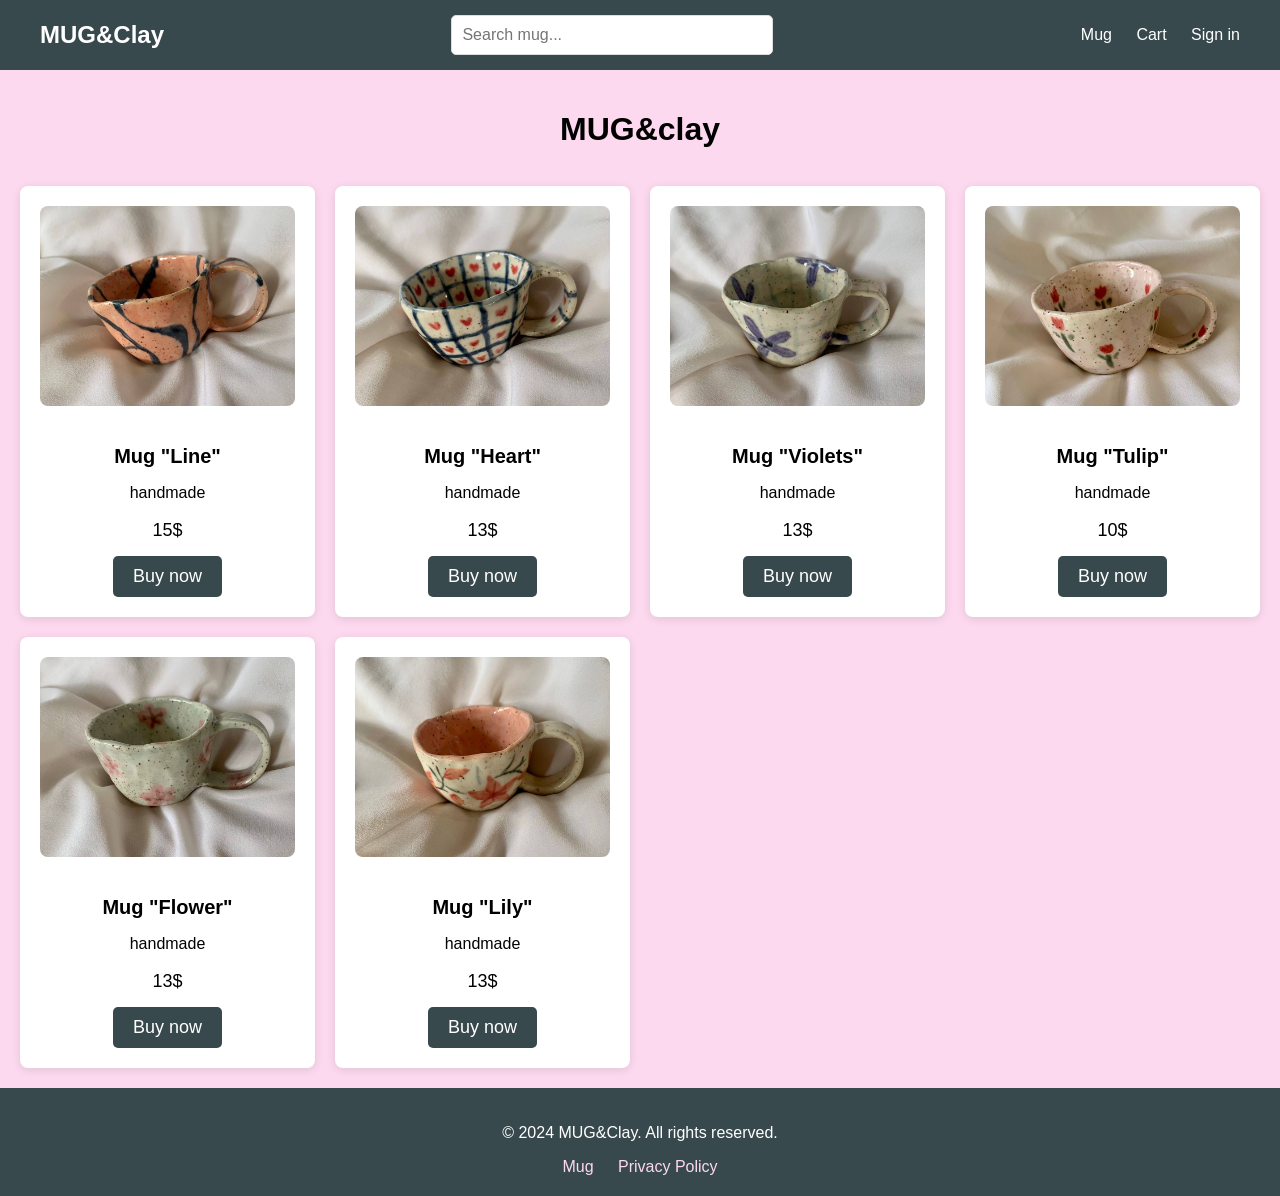
<file: catalog.html>
<!DOCTYPE html>
<html lang="ru">

<head>
    <meta charset="UTF-8">
    <meta name="viewport" content="width=device-width, initial-scale=1.0">
    <meta http-equiv="X-UA-Compatible" content="ie=edge">
    <title>Mug</title>
    <link rel="stylesheet" href="style_c.css">
</head>

<body>
    <!-- Нав -->
    <header class="navbar">
        <div class="navbar-container">
            <div class="navbar-left">
                <a href="index.html" class="logo">MUG&Clay</a>
            </div>
            <div class="navbar-center">
                <input type="text" class="search-bar" placeholder="Search mug...">
            </div>
            <div class="navbar-right">
                <a href="catalog.html" class="navbar-link">Mug</a>
                <a href="#" class="navbar-link">Cart</a>
                <a href="#" class="navbar-link">Sign in</a>
            </div>
        </div>
    </header>


    <div class="container">
        <div class="catalog">

            <h1>MUG&clay</h1>
            <br>
            <div class="product-list">
                <!-- 1 -->
                <div class="product-item">
                    <img src="line.jpg" alt="mug" class="product-image">
                    <div class="product-info">
                        <h3 class="product-title">Mug "Line"</h3>
                        <p class="product-author">handmade</p>
                        <p class="product-price">15$</p>
                        <button class="buy-btn">Buy now</button>
                    </div>
                </div>

                <!--- 2 -->
                <div class="product-item">
                    <img src="heart.jpg" alt="mug" class="product-image">
                    <div class="product-info">
                        <h3 class="product-title">Mug "Heart"</h3>
                        <p class="product-author">handmade</p>
                        <p class="product-price">13$</p>
                        <button class="buy-btn">Buy now</button>
                    </div>
                </div>

                <!-- 3 -->
                <div class="product-item">
                    <img src="violets.jpg" alt="mug" class="product-image">
                    <div class="product-info">
                        <h3 class="product-title">Mug "Violets"</h3>
                        <p class="product-author">handmade</p>
                        <p class="product-price">13$</p>
                        <button class="buy-btn">Buy now</button>
                    </div>
                </div>

                <!--  4 -->
                <div class="product-item">
                    <img src="tulip.jpg" alt="mug" class="product-image">
                    <div class="product-info">
                        <h3 class="product-title">Mug "Tulip"</h3>
                        <p class="product-author">handmade</p>
                        <p class="product-price">10$</p>
                        <button class="buy-btn">Buy now</button>
                    </div>
                </div>
                <!-- Книга 5 -->
                <div class="product-item">
                    <img src="flower.jpg" alt="mug" class="product-image">
                    <div class="product-info">
                        <h3 class="product-title">Mug "Flower"</h3>
                        <p class="product-author">handmade</p>
                        <p class="product-price">13$</p>
                        <button class="buy-btn">Buy now</button>
                    </div>
                </div>
                <!-- Книга 6 -->
                <div class="product-item">
                    <img src="lily.jpg" alt="mug" class="product-image">
                    <div class="product-info">
                        <h3 class="product-title">Mug "Lily"</h3>
                        <p class="product-author">handmade</p>
                        <p class="product-price">13$</p>
                        <button class="buy-btn">Buy now</button>
                    </div>
                </div>
            </div>
        </div>
    </div>
    <footer class="footer">
        <div class="footer-content">
            <p>&copy; 2024 MUG&Clay. All rights reserved.</p>
            <a href="catalog.html" class="footer-link">Mug</a>
            <a href="privacy-policy.html" class="footer-link">Privacy Policy</a>
        </div>
    </footer>
</body>

</html>
</file>
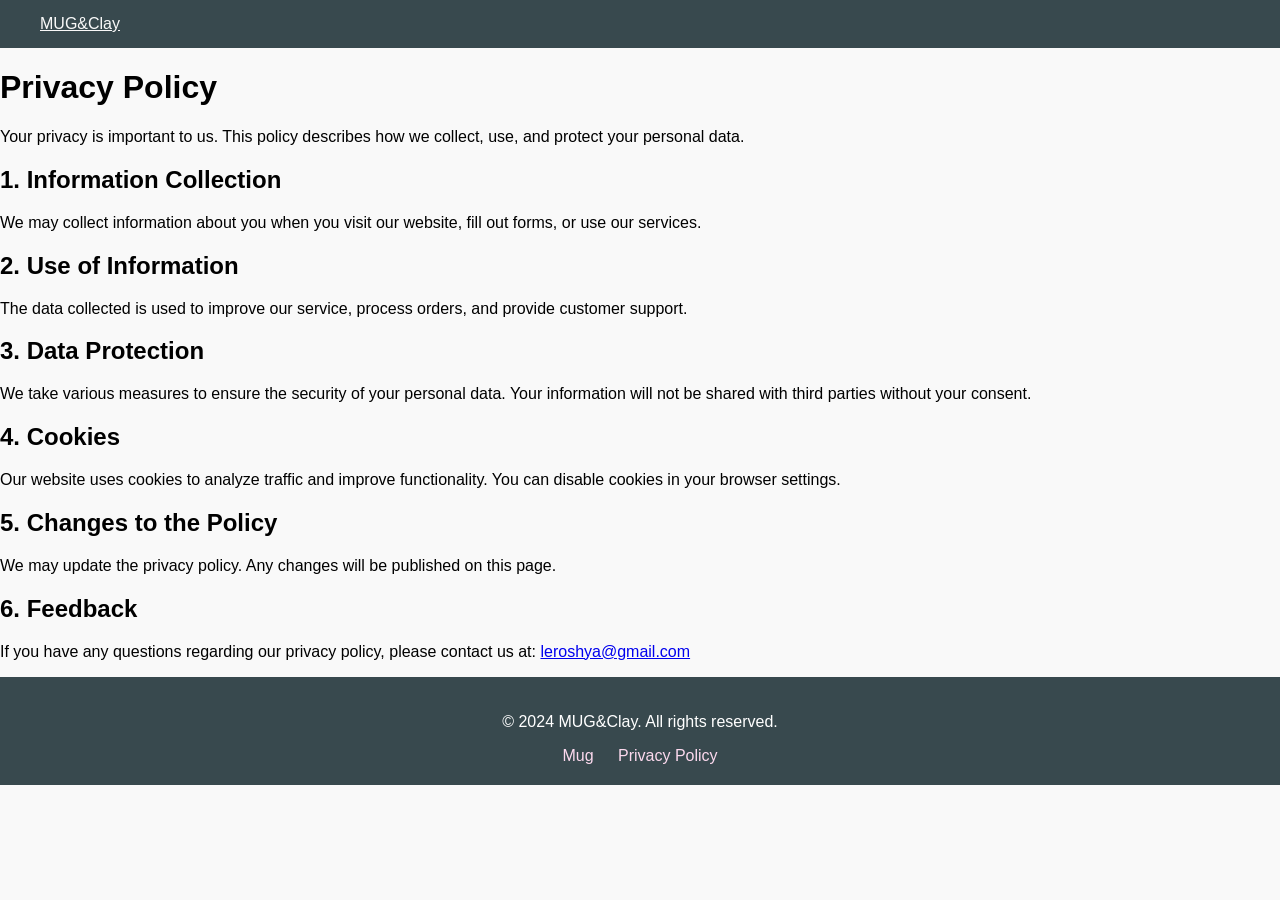
<file: privacy-policy.html>
<!DOCTYPE html>
<html lang="en">

<head>
    <meta charset="UTF-8">
    <meta name="viewport" content="width=device-width, initial-scale=1.0">
    <title>Privacy Policy</title>
    <link rel="stylesheet" href="style_c.css">
</head>

<body>
    <header class="navbar">
        <div class="navbar-container">
            <a href="index.html" class="logo">MUG&Clay</a>
        </div>
    </header>

    <div class="container">
        <h1>Privacy Policy</h1>
        <p>Your privacy is important to us. This policy describes how we collect, use, and protect your personal data.
        </p>

        <h2>1. Information Collection</h2>
        <p>We may collect information about you when you visit our website, fill out forms, or use our services.</p>

        <h2>2. Use of Information</h2>
        <p>The data collected is used to improve our service, process orders, and provide customer support.</p>

        <h2>3. Data Protection</h2>
        <p>We take various measures to ensure the security of your personal data. Your information will not be shared
            with third parties without your consent.</p>

        <h2>4. Cookies</h2>
        <p>Our website uses cookies to analyze traffic and improve functionality. You can disable cookies in your
            browser settings.</p>

        <h2>5. Changes to the Policy</h2>
        <p>We may update the privacy policy. Any changes will be published on this page.</p>

        <h2>6. Feedback</h2>
        <p>If you have any questions regarding our privacy policy, please contact us at: <a
                href="mailto:support@mugandclay.com">leroshya@gmail.com</a></p>
    </div>

    <footer class="footer">
        <div class="footer-content">
            <p>&copy; 2024 MUG&Clay. All rights reserved.</p>
            <a href="catalog.html" class="footer-link">Mug</a>
            <a href="privacy-policy.html" class="footer-link">Privacy Policy</a>
        </div>
    </footer>
</body>

</html>
</file>
<file: style_c.css>
body {
    font-family: Helvetica, sans-serif;
    margin: 0;
    padding: 0;
    background-color: #f9f9f9;
}

header {
    background-color: #38494e;
    padding: 15px 0;
    color: white;
}

.navbar-container {
    display: flex;
    justify-content: space-between;
    align-items: center;
    max-width: 1200px;
    margin: 0 auto;
    padding: 0 20px;
}

.navbar-left .logo {
    font-size: 24px;
    font-weight: bold;
    color: white;
    text-decoration: none;
}

.navbar-center .search-bar {
    padding: 10px;
    font-size: 16px;
    width: 300px;
    border: 1px solid #ddd;
    border-radius: 5px;
}

.navbar-right a {
    color: white;
    text-decoration: none;
    margin-left: 20px;
    font-size: 16px;
}

.navbar-right a:hover {
    color: #fcd9ee;
}


.catalog {
    padding: 20px;
    background-color: #fcd9ee;
}

.catalog h1 {
    font-size: 32px;
    margin-bottom: 20px;
    text-align: center;
}

.product-list {
    display: grid;
    grid-template-columns: repeat(auto-fill, minmax(250px, 1fr));
    gap: 20px;
}

.product-item {
    background-color: white;
    padding: 20px;
    border-radius: 8px;
    box-shadow: 0 2px 10px rgba(0, 0, 0, 0.1);
}

.product-item .product-image {
    max-width: 100%;
    width: 300px;
    height: 200px;
    object-fit: cover;
    border-radius: 8px;
    margin-bottom: 15px;
}

.product-item .product-info {
    text-align: center;
}

.product-item .product-title {
    font-size: 20px;
    margin-bottom: 10px;
}

.product-item .product-price {
    font-size: 18px;
    color: black;
    margin-bottom: 15px;
}


/* Адаптивность */
@media (max-width: 768px) {
    .navbar-center .search-bar {
        width: 100%;
    }

    .container {
        flex-direction: column;
    }

    .product-info,
    .sidebar {
        flex: 0 0 100%;
    }

    .product-list {
        grid-template-columns: 1fr;
    }
}

.buy-btn {
    background-color: #38494e;
    color: white;
    font-size: 18px;
    padding: 10px 20px;
    border: none;
    border-radius: 5px;
    cursor: pointer;
    transition: background-color 0.3s;
}

.footer {
    background-color: #38494e;
    color: white;
    padding: 20px 0;
    text-align: center;
}

.footer-content {
    max-width: 1200px;
    margin: 0 auto;
    padding: 0 20px;
}

.footer-link {
    color: #fcd9ee;
    text-decoration: none;
    margin: 0 10px;
}

.footer-link:hover {
    text-decoration: underline;
}

.logo {
    color: #f9f9f9;
}
</file>
